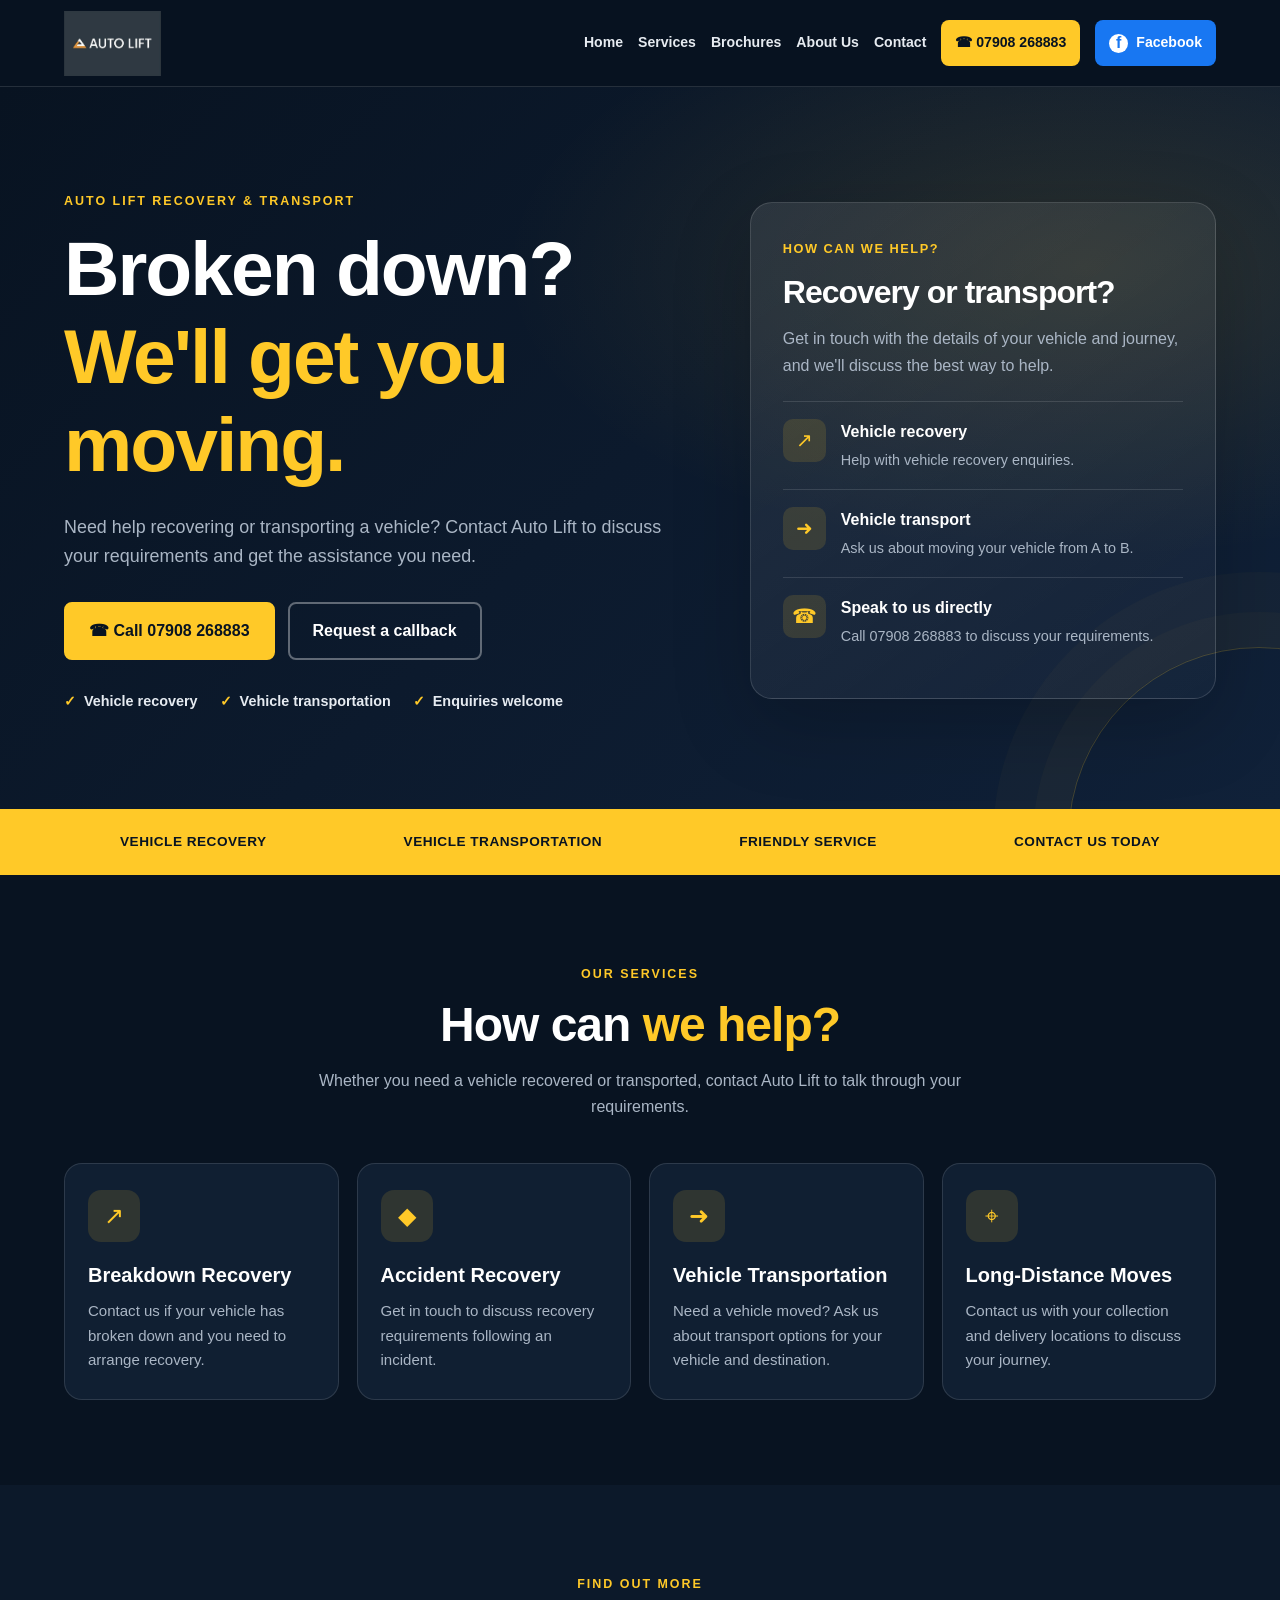
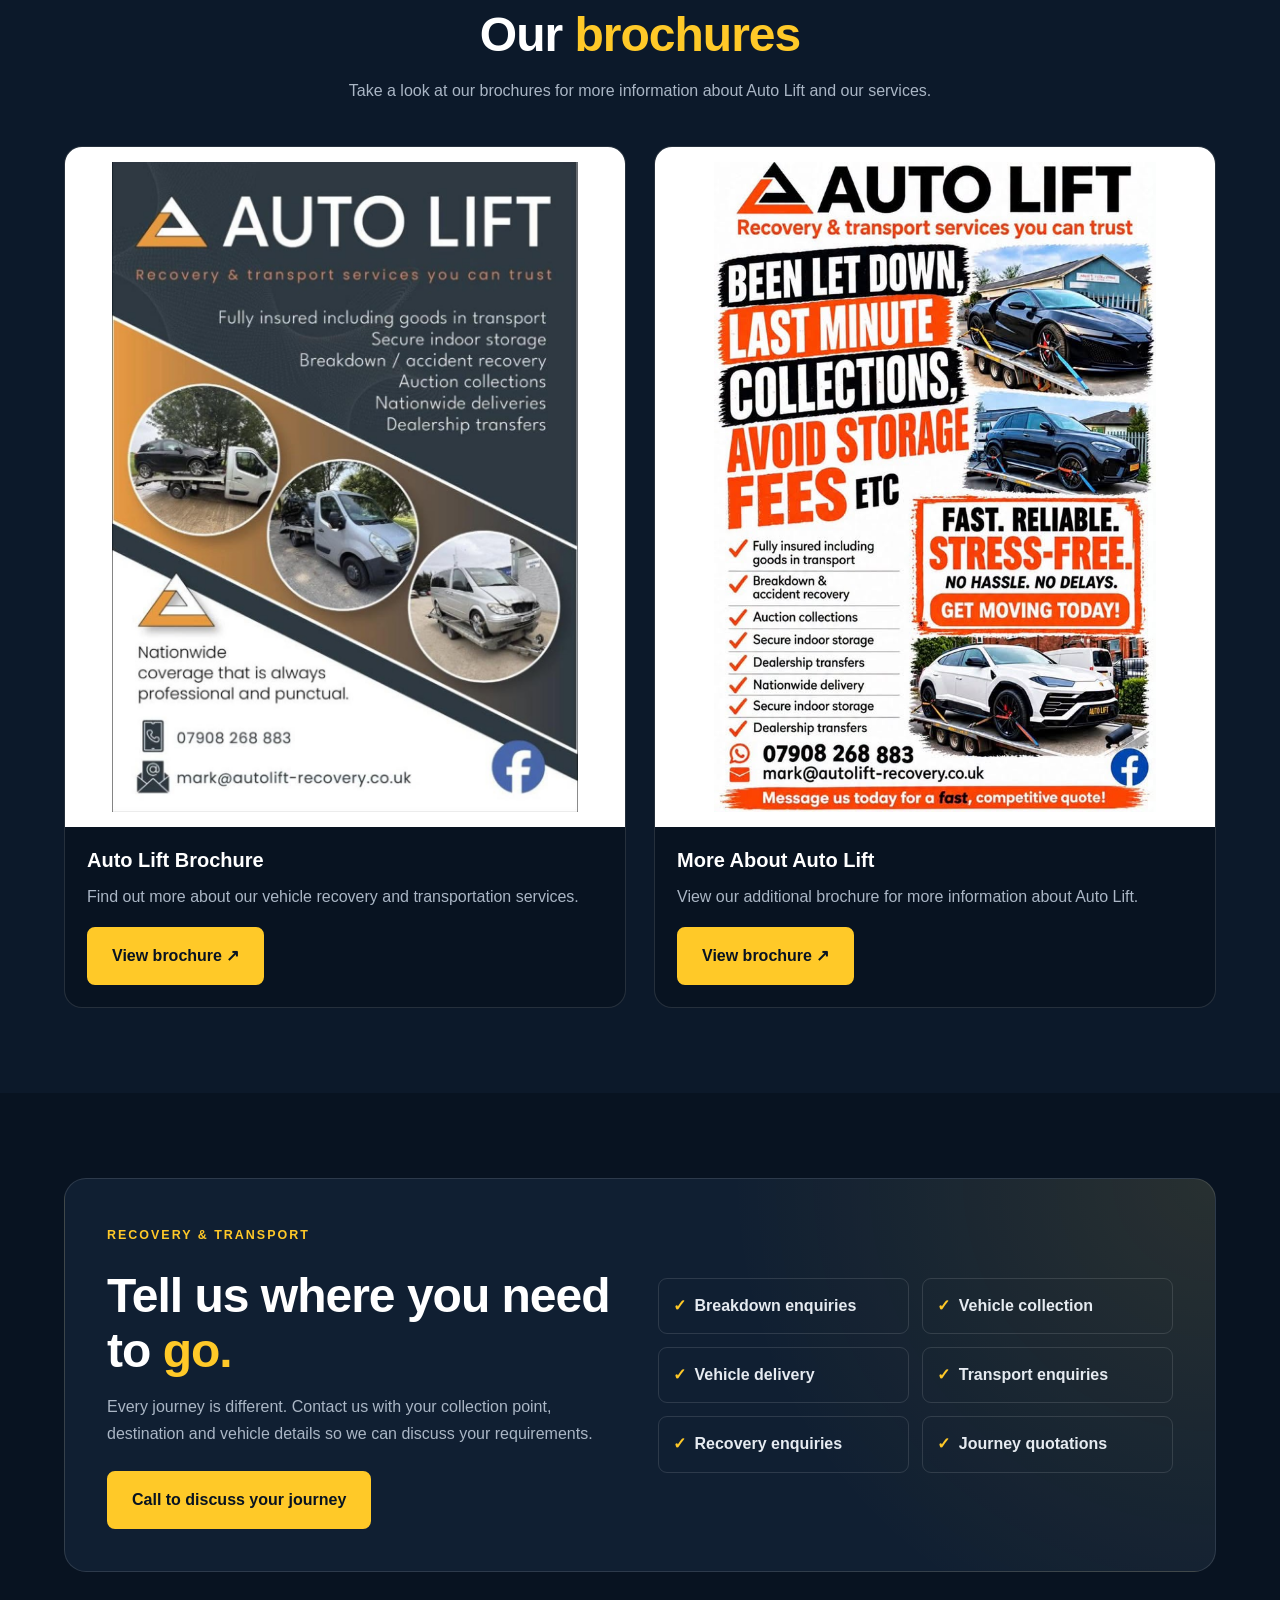
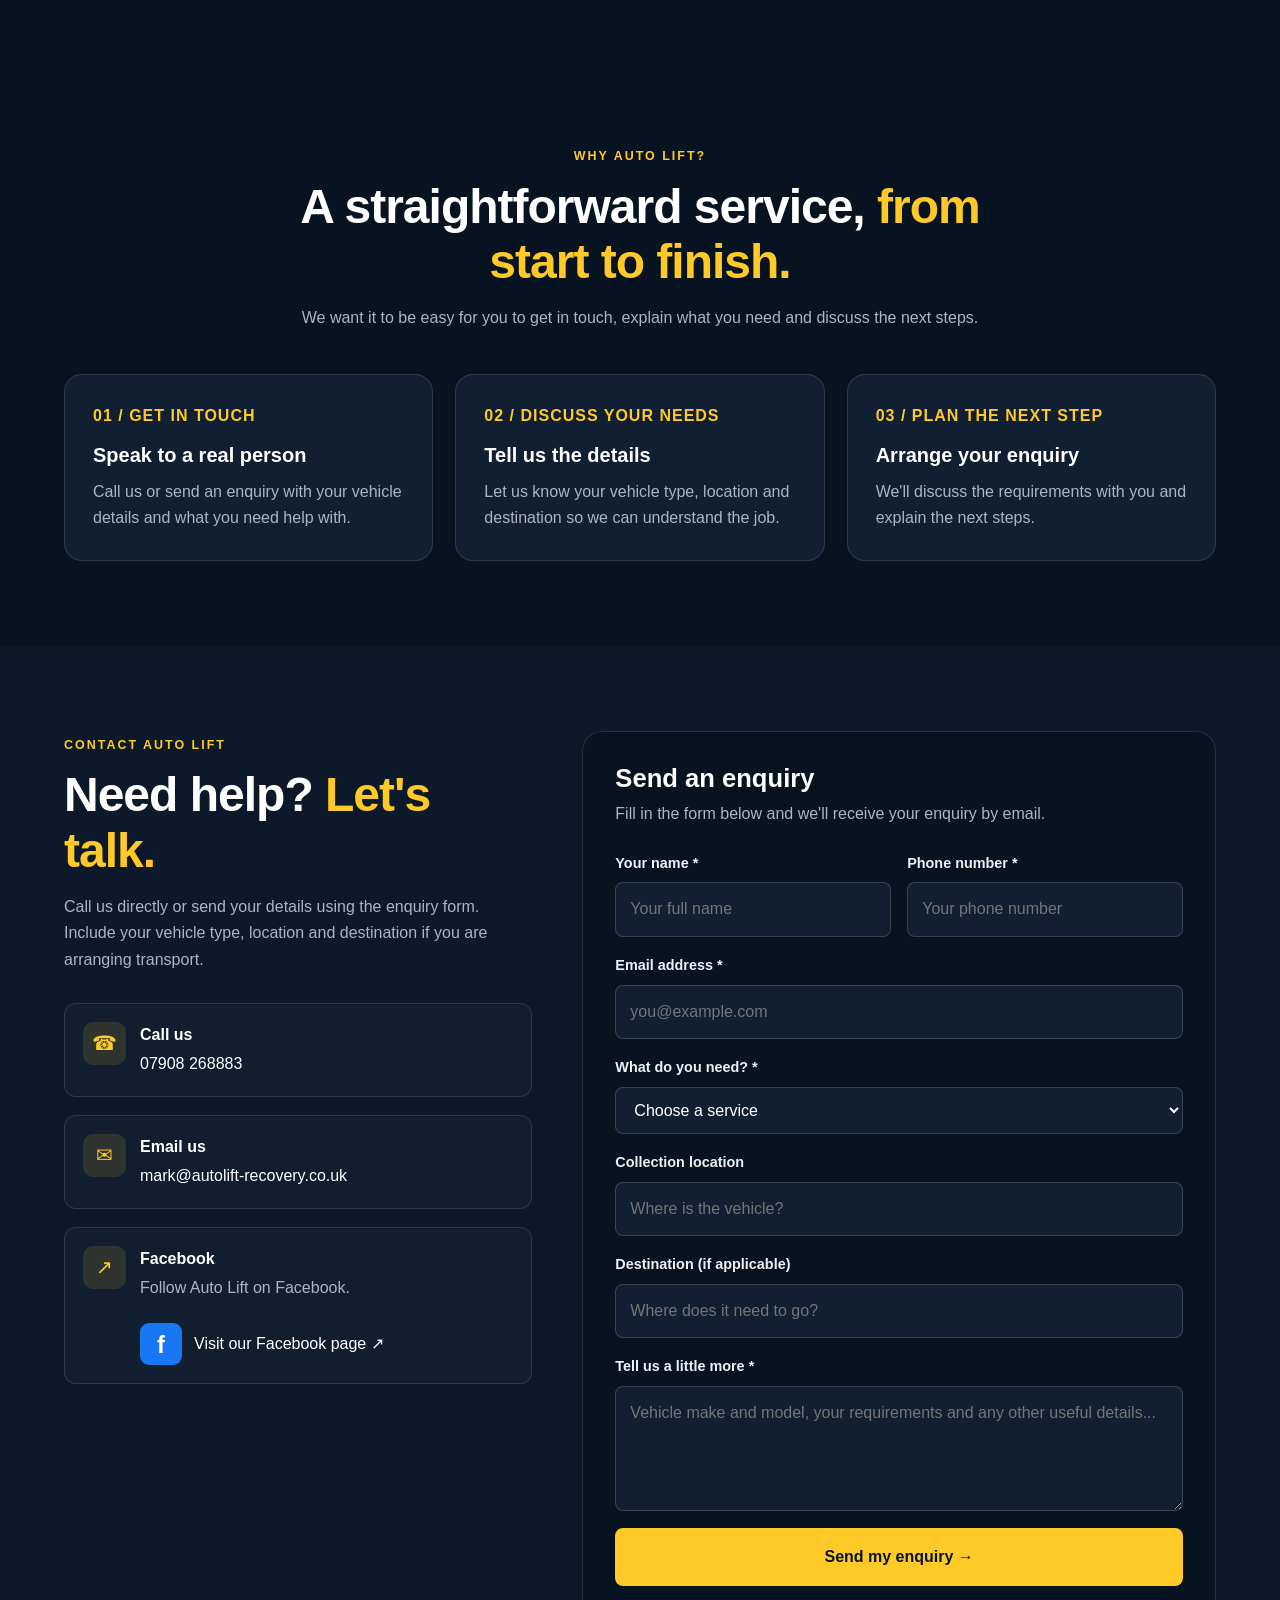
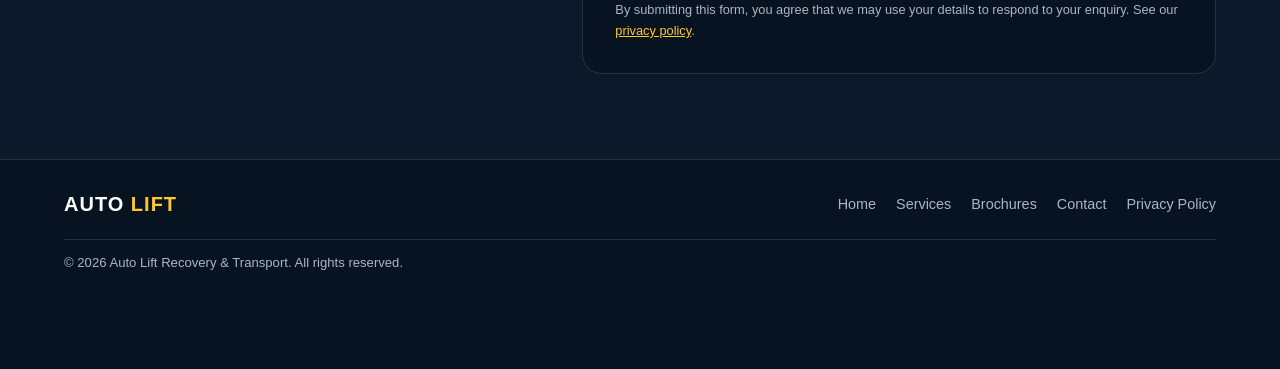
<file: index.html>
<!DOCTYPE html>
<html lang="en-GB">
<head>
  <meta charset="UTF-8">
  <meta name="viewport" content="width=device-width, initial-scale=1.0">

  <title>Auto Lift | Vehicle Recovery & Transport</title>
  <meta name="description" content="Contact Auto Lift for vehicle recovery and transportation enquiries. Call 07908 268883.">
  <meta name="theme-color" content="#081321">

  <style>
    :root {
      --navy: #081321;
      --navy-light: #101f32;
      --yellow: #ffc928;
      --white: #ffffff;
      --muted: #aab6c5;
      --border: rgba(255,255,255,0.12);
      --radius: 18px;
    }

    * {
      box-sizing: border-box;
      margin: 0;
      padding: 0;
    }

    html {
      scroll-behavior: smooth;
      scroll-padding-top: 90px;
    }

    body {
      font-family: Arial, Helvetica, sans-serif;
      background: var(--navy);
      color: var(--white);
      line-height: 1.65;
      overflow-x: hidden;
    }

    img {
      display: block;
      max-width: 100%;
    }

    a {
      color: inherit;
      text-decoration: none;
    }

    button,
    input,
    textarea,
    select {
      font: inherit;
    }

    .container {
      width: min(1160px, 90%);
      margin: 0 auto;
    }

    .section {
      padding: 85px 0;
    }

    .section-heading {
      max-width: 720px;
      margin: 0 auto 42px;
      text-align: center;
    }

    .eyebrow {
      display: inline-block;
      margin-bottom: 12px;
      color: var(--yellow);
      font-size: 0.78rem;
      font-weight: 800;
      letter-spacing: 2px;
      text-transform: uppercase;
    }

    h1, h2, h3 {
      line-height: 1.15;
      font-weight: 800;
    }

    h1 {
      font-size: clamp(2.7rem, 6vw, 5rem);
      letter-spacing: -2px;
    }

    h2 {
      font-size: clamp(2rem, 4vw, 3rem);
      letter-spacing: -1px;
      margin-bottom: 16px;
    }

    h3 {
      font-size: 1.25rem;
      margin-bottom: 12px;
    }

    p {
      color: var(--muted);
    }

    .highlight {
      color: var(--yellow);
    }

    .btn {
      display: inline-flex;
      align-items: center;
      justify-content: center;
      gap: 9px;
      min-height: 52px;
      padding: 14px 23px;
      border: 2px solid var(--yellow);
      border-radius: 8px;
      background: var(--yellow);
      color: var(--navy);
      font-weight: 800;
      transition: transform 0.2s, background 0.2s;
      cursor: pointer;
    }

    .btn:hover {
      transform: translateY(-2px);
      background: #ffda62;
    }

    .btn-outline {
      background: transparent;
      color: var(--white);
      border-color: rgba(255,255,255,0.35);
    }

    .btn-outline:hover {
      background: rgba(255,255,255,0.08);
    }

    /* HEADER */

    .site-header {
      position: sticky;
      top: 0;
      z-index: 1000;
      background: rgba(8,19,33,0.97);
      border-bottom: 1px solid var(--border);
      backdrop-filter: blur(14px);
    }

    .header-inner {
      min-height: 86px;
      display: flex;
      align-items: center;
      justify-content: space-between;
      gap: 20px;
    }

    .brand {
      display: flex;
      align-items: center;
      flex-shrink: 0;
    }

    .real-logo {
      width: 210px;
      max-width: 28vw;
      height: 65px;
      object-fit: contain;
      object-position: left center;
    }

    .main-nav {
      display: flex;
      align-items: center;
      justify-content: flex-end;
      gap: 15px;
    }

    .main-nav > a {
      font-size: 0.88rem;
      font-weight: 700;
      color: #e6ebf1;
      transition: color 0.2s;
    }

    .main-nav > a:hover {
      color: var(--yellow);
    }

    .main-nav .nav-call {
      padding: 11px 14px;
      border-radius: 8px;
      background: var(--yellow);
      color: var(--navy);
      white-space: nowrap;
    }

    .main-nav .facebook-top {
      display: inline-flex;
      align-items: center;
      justify-content: center;
      gap: 8px;
      padding: 11px 14px;
      border-radius: 8px;
      background: #1877f2;
      color: #ffffff;
      white-space: nowrap;
      font-size: 0.88rem;
      font-weight: 800;
      transition: background 0.2s, transform 0.2s;
    }

    .main-nav .facebook-top:hover {
      background: #0d65d9;
      color: #ffffff;
      transform: translateY(-2px);
    }

    .facebook-letter {
      display: inline-flex;
      align-items: center;
      justify-content: center;
      width: 19px;
      height: 19px;
      border-radius: 50%;
      background: #ffffff;
      color: #1877f2;
      font-family: Arial, sans-serif;
      font-weight: 900;
      font-size: 1rem;
    }

    /* HERO */

    .hero {
      position: relative;
      padding: 100px 0 95px;
      overflow: hidden;
      background:
        radial-gradient(ellipse at 85% 25%, rgba(255,201,40,0.12), transparent 38%),
        linear-gradient(135deg, #081321 0%, #102139 100%);
    }

    .hero::after {
      content: "";
      position: absolute;
      width: 380px;
      height: 380px;
      right: -170px;
      bottom: -220px;
      border: 1px solid rgba(255,201,40,0.22);
      border-radius: 50%;
      box-shadow:
        0 0 0 35px rgba(255,201,40,0.025),
        0 0 0 75px rgba(255,201,40,0.025);
      pointer-events: none;
    }

    .hero-grid {
      display: grid;
      grid-template-columns: 1.15fr 0.85fr;
      align-items: center;
      gap: 55px;
      position: relative;
      z-index: 1;
    }

    .hero h1 {
      max-width: 760px;
      margin-bottom: 24px;
    }

    .hero-copy {
      max-width: 610px;
      margin-bottom: 30px;
      font-size: 1.12rem;
    }

    .hero-buttons {
      display: flex;
      flex-wrap: wrap;
      gap: 13px;
      margin-bottom: 30px;
    }

    .hero-points {
      display: flex;
      flex-wrap: wrap;
      gap: 12px 22px;
      color: #e6ebf1;
      font-size: 0.9rem;
      font-weight: 700;
    }

    .hero-points span::before {
      content: "✓";
      color: var(--yellow);
      margin-right: 8px;
      font-weight: 900;
    }

    .hero-card {
      padding: 32px;
      border: 1px solid rgba(255,255,255,0.14);
      border-radius: 22px;
      background: linear-gradient(145deg, rgba(255,255,255,0.09), rgba(255,255,255,0.025));
      box-shadow: 0 25px 80px rgba(0,0,0,0.2);
    }

    .hero-card-label {
      color: var(--yellow);
      font-size: 0.8rem;
      font-weight: 800;
      letter-spacing: 1.5px;
      text-transform: uppercase;
    }

    .hero-card h2 {
      margin-top: 12px;
      font-size: 2rem;
    }

    .hero-card p {
      margin-bottom: 22px;
    }

    .hero-card-item {
      display: flex;
      gap: 15px;
      padding: 17px 0;
      border-top: 1px solid var(--border);
    }

    .hero-card-icon {
      display: grid;
      place-items: center;
      flex: 0 0 43px;
      height: 43px;
      border-radius: 10px;
      background: rgba(255,201,40,0.13);
      color: var(--yellow);
      font-size: 1.25rem;
    }

    .hero-card-item strong {
      display: block;
      margin-bottom: 3px;
    }

    .hero-card-item p {
      margin: 0;
      font-size: 0.9rem;
    }

    /* TRUST STRIP */

    .trust-strip {
      padding: 22px 0;
      background: var(--yellow);
      color: var(--navy);
    }

    .trust-inner {
      display: flex;
      align-items: center;
      justify-content: space-around;
      flex-wrap: wrap;
      gap: 15px 25px;
      text-align: center;
      font-weight: 900;
      text-transform: uppercase;
      letter-spacing: 0.5px;
      font-size: 0.85rem;
    }

    /* SERVICES */

    .services-grid {
      display: grid;
      grid-template-columns: repeat(4, minmax(0, 1fr));
      gap: 18px;
    }

    .service-card {
      padding: 26px 23px;
      border: 1px solid var(--border);
      border-radius: var(--radius);
      background: var(--navy-light);
      transition: transform 0.2s, border-color 0.2s;
    }

    .service-card:hover {
      transform: translateY(-5px);
      border-color: var(--yellow);
    }

    .service-icon {
      display: grid;
      place-items: center;
      width: 52px;
      height: 52px;
      margin-bottom: 22px;
      border-radius: 13px;
      background: rgba(255,201,40,0.13);
      color: var(--yellow);
      font-size: 1.5rem;
    }

    .service-card p {
      font-size: 0.94rem;
    }

    /* BROCHURES */

    .brochures-section {
      background: #0c192a;
    }

    .brochures-grid {
      display: grid;
      grid-template-columns: repeat(2, minmax(0, 1fr));
      gap: 28px;
      align-items: start;
    }

    .brochure-card {
      overflow: hidden;
      border: 1px solid var(--border);
      border-radius: var(--radius);
      background: var(--navy);
    }

    .brochure-image-wrap {
      padding: 15px;
      background: #ffffff;
    }

    .brochure-image {
      width: 100%;
      height: auto;
      max-height: 650px;
      object-fit: contain;
      object-position: top center;
    }

    .brochure-content {
      padding: 22px;
    }

    .brochure-content p {
      margin-bottom: 16px;
    }

    /* COVERAGE */

    .coverage-panel {
      display: grid;
      grid-template-columns: 1fr 1fr;
      gap: 35px;
      align-items: center;
      padding: 42px;
      border: 1px solid var(--border);
      border-radius: 22px;
      background:
        radial-gradient(circle at 100% 0%, rgba(255,201,40,0.10), transparent 40%),
        var(--navy-light);
    }

    .coverage-panel h2 {
      margin-top: 10px;
    }

    .coverage-list {
      display: grid;
      grid-template-columns: repeat(2, minmax(0, 1fr));
      gap: 13px;
      list-style: none;
    }

    .coverage-list li {
      padding: 14px;
      border: 1px solid var(--border);
      border-radius: 9px;
      color: #e6ebf1;
      font-weight: 700;
    }

    .coverage-list li::before {
      content: "✓";
      color: var(--yellow);
      margin-right: 9px;
    }

    /* ABOUT */

    .why-grid {
      display: grid;
      grid-template-columns: repeat(3, minmax(0, 1fr));
      gap: 22px;
    }

    .why-card {
      padding: 28px;
      border-radius: var(--radius);
      border: 1px solid var(--border);
      background: var(--navy-light);
    }

    .why-card .number {
      display: block;
      margin-bottom: 15px;
      color: var(--yellow);
      font-size: 1rem;
      font-weight: 900;
      letter-spacing: 1px;
    }

    /* CONTACT */

    .contact-section {
      background: #0c192a;
    }

    .contact-grid {
      display: grid;
      grid-template-columns: 0.85fr 1.15fr;
      gap: 50px;
      align-items: start;
    }

    .contact-details {
      display: grid;
      gap: 18px;
      margin-top: 30px;
    }

    .contact-detail {
      display: flex;
      gap: 14px;
      align-items: flex-start;
      padding: 18px;
      border: 1px solid var(--border);
      border-radius: 12px;
      background: rgba(255,255,255,0.025);
    }

    .contact-detail strong {
      display: block;
      margin-bottom: 3px;
    }

    .contact-detail p,
    .contact-detail a {
      overflow-wrap: anywhere;
    }

    .contact-detail a:hover {
      color: var(--yellow);
    }

    .contact-form {
      padding: 32px;
      border: 1px solid var(--border);
      border-radius: 20px;
      background: var(--navy);
    }

    .contact-form h3 {
      margin-bottom: 8px;
      font-size: 1.6rem;
    }

    .form-intro {
      margin-bottom: 24px;
    }

    .form-row {
      display: grid;
      grid-template-columns: 1fr 1fr;
      gap: 16px;
    }

    .form-group {
      margin-bottom: 17px;
    }

    .form-group label {
      display: block;
      margin-bottom: 7px;
      color: #edf1f6;
      font-size: 0.9rem;
      font-weight: 700;
    }

    .form-group input,
    .form-group textarea,
    .form-group select {
      display: block;
      width: 100%;
      padding: 13px 14px;
      border: 1px solid rgba(255,255,255,0.17);
      border-radius: 8px;
      background: #101f32;
      color: var(--white);
      outline: none;
    }

    .form-group input:focus,
    .form-group textarea:focus,
    .form-group select:focus {
      border-color: var(--yellow);
    }

    .form-group textarea {
      min-height: 125px;
      resize: vertical;
    }

    .contact-form .btn {
      width: 100%;
    }

    .privacy-note {
      margin-top: 13px;
      font-size: 0.8rem;
    }

    .privacy-note a {
      color: var(--yellow);
      text-decoration: underline;
    }

    /* FACEBOOK AND FOOTER */

    .social-row {
      display: flex;
      align-items: center;
      gap: 12px;
      margin-top: 22px;
    }

    .facebook-link {
      display: inline-flex;
      align-items: center;
      justify-content: center;
      width: 42px;
      height: 42px;
      border-radius: 9px;
      background: #1877f2;
      color: white;
      font-size: 1.5rem;
      font-weight: 900;
    }

    .facebook-link:hover {
      background: #0d65d9;
    }

    .site-footer {
      padding: 28px 0 95px;
      border-top: 1px solid var(--border);
    }

    .footer-inner {
      display: flex;
      align-items: center;
      justify-content: space-between;
      flex-wrap: wrap;
      gap: 18px;
    }

    .footer-brand {
      font-size: 1.25rem;
      font-weight: 900;
      letter-spacing: 1px;
    }

    .footer-brand span {
      color: var(--yellow);
    }

    .footer-links {
      display: flex;
      flex-wrap: wrap;
      gap: 20px;
    }

    .footer-links a {
      color: var(--muted);
      font-size: 0.9rem;
    }

    .footer-links a:hover {
      color: var(--yellow);
    }

    .copyright {
      width: 100%;
      padding-top: 12px;
      border-top: 1px solid var(--border);
      font-size: 0.82rem;
    }

    .mobile-call-bar {
      display: none;
    }

    /* RESPONSIVE */

    @media (max-width: 1100px) {
      .header-inner {
        gap: 12px;
      }

      .real-logo {
        width: 175px;
      }

      .main-nav {
        gap: 10px;
      }

      .main-nav > a {
        font-size: 0.8rem;
      }

      .main-nav .nav-call,
      .main-nav .facebook-top {
        padding: 10px;
      }

      .services-grid {
        grid-template-columns: repeat(2, minmax(0, 1fr));
      }
    }

    @media (max-width: 760px) {
      html {
        scroll-padding-top: 75px;
      }

      .section {
        padding: 65px 0;
      }

      .header-inner {
        min-height: 74px;
      }

      .real-logo {
        width: 155px;
        max-width: 40vw;
        height: 54px;
      }

      .main-nav {
        gap: 7px;
      }

      .main-nav > a:not(.nav-call):not(.facebook-top) {
        display: none;
      }

      .main-nav .nav-call,
      .main-nav .facebook-top {
        padding: 9px 10px;
        font-size: 0.78rem;
      }

      .facebook-letter {
        width: 17px;
        height: 17px;
      }

      .hero {
        padding: 70px 0 65px;
      }

      .hero-grid,
      .coverage-panel,
      .contact-grid {
        grid-template-columns: 1fr;
      }

      .hero-grid {
        gap: 30px;
      }

      .hero-card {
        padding: 25px;
      }

      .hero h1 {
        letter-spacing: -1px;
      }

      .trust-inner {
        justify-content: center;
      }

      .brochures-grid,
      .why-grid {
        grid-template-columns: 1fr;
      }

      .coverage-panel {
        padding: 26px;
      }

      .contact-grid {
        gap: 30px;
      }

      .contact-form {
        padding: 23px;
      }

      .footer-inner {
        align-items: flex-start;
        flex-direction: column;
      }

      .mobile-call-bar {
        display: block;
        position: fixed;
        z-index: 1100;
        bottom: 0;
        left: 0;
        right: 0;
        padding: 10px 5%;
        background: rgba(8,19,33,0.97);
        border-top: 1px solid var(--border);
      }

      .mobile-call-bar .btn {
        width: 100%;
        min-height: 48px;
      }

      .site-footer {
        padding-bottom: 95px;
      }
    }

    @media (max-width: 480px) {
      .container {
        width: 91%;
      }

      h1 {
        font-size: 2.65rem;
      }

      .hero-buttons {
        flex-direction: column;
      }

      .hero-buttons .btn {
        width: 100%;
      }

      .services-grid,
      .coverage-list,
      .form-row {
        grid-template-columns: 1fr;
      }

      .service-card {
        padding: 23px;
      }

      .trust-inner {
        font-size: 0.76rem;
      }
    }
  </style>
</head>

<body>

  <!-- HEADER -->
  <header class="site-header">
    <div class="container header-inner">

      <a class="brand" href="#home" aria-label="Auto Lift home">
        <img
          class="real-logo"
          src="assets/auto%20lift%20logo.jpg"
          alt="Auto Lift Recovery and Transport"
        >
      </a>

      <nav class="main-nav" aria-label="Main navigation">
        <a href="#home">Home</a>
        <a href="#services">Services</a>
        <a href="#brochures">Brochures</a>
        <a href="#about">About Us</a>
        <a href="#contact">Contact</a>

        <a class="nav-call" href="tel:+447908268883">
          ☎ 07908 268883
        </a>

        <a
          class="facebook-top"
          href="https://www.facebook.com/p/Auto-Lift-Recovery-Transport-Services-61580499021433/"
          target="_blank"
          rel="noopener noreferrer"
          aria-label="Visit Auto Lift on Facebook"
        >
          <span class="facebook-letter" aria-hidden="true">f</span>
          Facebook
        </a>
      </nav>

    </div>
  </header>

  <main>

    <!-- HERO -->
    <section class="hero" id="home">
      <div class="container hero-grid">

        <div>
          <span class="eyebrow">Auto Lift Recovery & Transport</span>

          <h1>
            Broken down?<br>
            <span class="highlight">We'll get you moving.</span>
          </h1>

          <p class="hero-copy">
            Need help recovering or transporting a vehicle?
            Contact Auto Lift to discuss your requirements and get
            the assistance you need.
          </p>

          <div class="hero-buttons">
            <a class="btn" href="tel:+447908268883">
              ☎ Call 07908 268883
            </a>

            <a class="btn btn-outline" href="#contact">
              Request a callback
            </a>
          </div>

          <div class="hero-points">
            <span>Vehicle recovery</span>
            <span>Vehicle transportation</span>
            <span>Enquiries welcome</span>
          </div>
        </div>

        <div class="hero-card">
          <span class="hero-card-label">How can we help?</span>

          <h2>Recovery or transport?</h2>

          <p>
            Get in touch with the details of your vehicle and
            journey, and we'll discuss the best way to help.
          </p>

          <div class="hero-card-item">
            <div class="hero-card-icon" aria-hidden="true">↗</div>
            <div>
              <strong>Vehicle recovery</strong>
              <p>Help with vehicle recovery enquiries.</p>
            </div>
          </div>

          <div class="hero-card-item">
            <div class="hero-card-icon" aria-hidden="true">➜</div>
            <div>
              <strong>Vehicle transport</strong>
              <p>Ask us about moving your vehicle from A to B.</p>
            </div>
          </div>

          <div class="hero-card-item">
            <div class="hero-card-icon" aria-hidden="true">☎</div>
            <div>
              <strong>Speak to us directly</strong>
              <p>Call 07908 268883 to discuss your requirements.</p>
            </div>
          </div>
        </div>

      </div>
    </section>

    <!-- TRUST STRIP -->
    <div class="trust-strip">
      <div class="container trust-inner">
        <span>Vehicle Recovery</span>
        <span>Vehicle Transportation</span>
        <span>Friendly Service</span>
        <span>Contact Us Today</span>
      </div>
    </div>

    <!-- SERVICES -->
    <section class="section" id="services">
      <div class="container">

        <div class="section-heading">
          <span class="eyebrow">Our Services</span>
          <h2>How can <span class="highlight">we help?</span></h2>
          <p>
            Whether you need a vehicle recovered or transported,
            contact Auto Lift to talk through your requirements.
          </p>
        </div>

        <div class="services-grid">

          <article class="service-card">
            <div class="service-icon" aria-hidden="true">↗</div>
            <h3>Breakdown Recovery</h3>
            <p>
              Contact us if your vehicle has broken down and you
              need to arrange recovery.
            </p>
          </article>

          <article class="service-card">
            <div class="service-icon" aria-hidden="true">◆</div>
            <h3>Accident Recovery</h3>
            <p>
              Get in touch to discuss recovery requirements
              following an incident.
            </p>
          </article>

          <article class="service-card">
            <div class="service-icon" aria-hidden="true">➜</div>
            <h3>Vehicle Transportation</h3>
            <p>
              Need a vehicle moved? Ask us about transport options
              for your vehicle and destination.
            </p>
          </article>

          <article class="service-card">
            <div class="service-icon" aria-hidden="true">⌖</div>
            <h3>Long-Distance Moves</h3>
            <p>
              Contact us with your collection and delivery
              locations to discuss your journey.
            </p>
          </article>

        </div>
      </div>
    </section>

    <!-- BROCHURES -->
    <section class="section brochures-section" id="brochures">
      <div class="container">

        <div class="section-heading">
          <span class="eyebrow">Find Out More</span>
          <h2>Our <span class="highlight">brochures</span></h2>
          <p>
            Take a look at our brochures for more information
            about Auto Lift and our services.
          </p>
        </div>

        <div class="brochures-grid">

          <article class="brochure-card">
            <div class="brochure-image-wrap">
              <img
                class="brochure-image"
                src="assets/auto%20lift%20brochure.jpg"
                alt="Auto Lift vehicle recovery brochure"
                loading="lazy"
              >
            </div>

            <div class="brochure-content">
              <h3>Auto Lift Brochure</h3>
              <p>
                Find out more about our vehicle recovery and
                transportation services.
              </p>
              <a
                class="btn"
                href="assets/auto%20lift%20brochure.jpg"
                target="_blank"
                rel="noopener noreferrer"
              >
                View brochure ↗
              </a>
            </div>
          </article>

          <article class="brochure-card">
            <div class="brochure-image-wrap">
              <img
                class="brochure-image"
                src="assets/auto%20lift%20brohure%202.jpg"
                alt="Auto Lift additional services brochure"
                loading="lazy"
              >
            </div>

            <div class="brochure-content">
              <h3>More About Auto Lift</h3>
              <p>
                View our additional brochure for more information
                about Auto Lift.
              </p>
              <a
                class="btn"
                href="assets/auto%20lift%20brohure%202.jpg"
                target="_blank"
                rel="noopener noreferrer"
              >
                View brochure ↗
              </a>
            </div>
          </article>

        </div>
      </div>
    </section>

    <!-- COVERAGE -->
    <section class="section" id="coverage">
      <div class="container">

        <div class="coverage-panel">
          <div>
            <span class="eyebrow">Recovery & Transport</span>
            <h2>Tell us where you need to <span class="highlight">go.</span></h2>
            <p>
              Every journey is different. Contact us with your
              collection point, destination and vehicle details
              so we can discuss your requirements.
            </p>

            <div style="margin-top: 24px;">
              <a class="btn" href="tel:+447908268883">
                Call to discuss your journey
              </a>
            </div>
          </div>

          <ul class="coverage-list">
            <li>Breakdown enquiries</li>
            <li>Vehicle collection</li>
            <li>Vehicle delivery</li>
            <li>Transport enquiries</li>
            <li>Recovery enquiries</li>
            <li>Journey quotations</li>
          </ul>
        </div>

      </div>
    </section>

    <!-- ABOUT -->
    <section class="section" id="about">
      <div class="container">

        <div class="section-heading">
          <span class="eyebrow">Why Auto Lift?</span>
          <h2>A straightforward service, <span class="highlight">from start to finish.</span></h2>
          <p>
            We want it to be easy for you to get in touch,
            explain what you need and discuss the next steps.
          </p>
        </div>

        <div class="why-grid">

          <article class="why-card">
            <span class="number">01 / GET IN TOUCH</span>
            <h3>Speak to a real person</h3>
            <p>
              Call us or send an enquiry with your vehicle details
              and what you need help with.
            </p>
          </article>

          <article class="why-card">
            <span class="number">02 / DISCUSS YOUR NEEDS</span>
            <h3>Tell us the details</h3>
            <p>
              Let us know your vehicle type, location and
              destination so we can understand the job.
            </p>
          </article>

          <article class="why-card">
            <span class="number">03 / PLAN THE NEXT STEP</span>
            <h3>Arrange your enquiry</h3>
            <p>
              We'll discuss the requirements with you and
              explain the next steps.
            </p>
          </article>

        </div>
      </div>
    </section>

    <!-- CONTACT -->
    <section class="section contact-section" id="contact">
      <div class="container contact-grid">

        <div>
          <span class="eyebrow">Contact Auto Lift</span>
          <h2>Need help? <span class="highlight">Let's talk.</span></h2>

          <p>
            Call us directly or send your details using the
            enquiry form. Include your vehicle type, location
            and destination if you are arranging transport.
          </p>

          <div class="contact-details">

            <div class="contact-detail">
              <div class="hero-card-icon" aria-hidden="true">☎</div>
              <div>
                <strong>Call us</strong>
                <a href="tel:+447908268883">07908 268883</a>
              </div>
            </div>

            <div class="contact-detail">
              <div class="hero-card-icon" aria-hidden="true">✉</div>
              <div>
                <strong>Email us</strong>
                <a href="mailto:mark@autolift-recovery.co.uk">
                  mark@autolift-recovery.co.uk
                </a>
              </div>
            </div>

            <div class="contact-detail">
              <div class="hero-card-icon" aria-hidden="true">↗</div>
              <div>
                <strong>Facebook</strong>
                <p>Follow Auto Lift on Facebook.</p>

                <div class="social-row">
                  <a
                    class="facebook-link"
                    href="https://www.facebook.com/p/Auto-Lift-Recovery-Transport-Services-61580499021433/"
                    target="_blank"
                    rel="noopener noreferrer"
                    aria-label="Auto Lift on Facebook"
                  >f</a>

                  <a
                    href="https://www.facebook.com/p/Auto-Lift-Recovery-Transport-Services-61580499021433/"
                    target="_blank"
                    rel="noopener noreferrer"
                  >Visit our Facebook page ↗</a>
                </div>
              </div>
            </div>

          </div>
        </div>

        <form
          class="contact-form"
          action="https://formsubmit.co/mark@autolift-recovery.co.uk"
          method="POST"
        >
          <h3>Send an enquiry</h3>
          <p class="form-intro">
            Fill in the form below and we'll receive your enquiry by email.
          </p>

          <input type="hidden" name="_subject" value="New enquiry from the Auto Lift website">
          <input type="hidden" name="_template" value="table">
          <input type="hidden" name="_captcha" value="true">

          <div class="form-row">
            <div class="form-group">
              <label for="name">Your name *</label>
              <input
                id="name"
                name="Name"
                type="text"
                autocomplete="name"
                placeholder="Your full name"
                required
              >
            </div>

            <div class="form-group">
              <label for="phone">Phone number *</label>
              <input
                id="phone"
                name="Phone"
                type="tel"
                autocomplete="tel"
                placeholder="Your phone number"
                required
              >
            </div>
          </div>

          <div class="form-group">
            <label for="email">Email address *</label>
            <input
              id="email"
              name="Email"
              type="email"
              autocomplete="email"
              placeholder="you@example.com"
              required
            >
          </div>

          <div class="form-group">
            <label for="service">What do you need? *</label>
            <select id="service" name="Service required" required>
              <option value="">Choose a service</option>
              <option value="Breakdown recovery">Breakdown recovery</option>
              <option value="Accident recovery">Accident recovery</option>
              <option value="Vehicle transportation">Vehicle transportation</option>
              <option value="Long-distance transport">Long-distance transport</option>
              <option value="Other enquiry">Other enquiry</option>
            </select>
          </div>

          <div class="form-group">
            <label for="location">Collection location</label>
            <input
              id="location"
              name="Collection location"
              type="text"
              placeholder="Where is the vehicle?"
            >
          </div>

          <div class="form-group">
            <label for="destination">Destination (if applicable)</label>
            <input
              id="destination"
              name="Destination"
              type="text"
              placeholder="Where does it need to go?"
            >
          </div>

          <div class="form-group">
            <label for="message">Tell us a little more *</label>
            <textarea
              id="message"
              name="Message"
              placeholder="Vehicle make and model, your requirements and any other useful details..."
              required
            ></textarea>
          </div>

          <button class="btn" type="submit">Send my enquiry →</button>

          <p class="privacy-note">
            By submitting this form, you agree that we may use
            your details to respond to your enquiry.
            See our <a href="privacy.html">privacy policy</a>.
          </p>
        </form>

      </div>
    </section>

  </main>

  <!-- FOOTER -->
  <footer class="site-footer">
    <div class="container footer-inner">

      <a class="footer-brand" href="#home">
        AUTO <span>LIFT</span>
      </a>

      <div class="footer-links">
        <a href="#home">Home</a>
        <a href="#services">Services</a>
        <a href="#brochures">Brochures</a>
        <a href="#contact">Contact</a>
        <a href="privacy.html">Privacy Policy</a>
      </div>

      <p class="copyright">
        © <span id="current-year"></span> Auto Lift Recovery & Transport.
        All rights reserved.
      </p>

    </div>
  </footer>

  <!-- MOBILE CALL BUTTON -->
  <div class="mobile-call-bar">
    <a class="btn" href="tel:+447908268883">
      ☎ Call Auto Lift — 07908 268883
    </a>
  </div>

  <script>
    document.getElementById("current-year").textContent =
      new Date().getFullYear();
  </script>

</body>
</html>
</file>
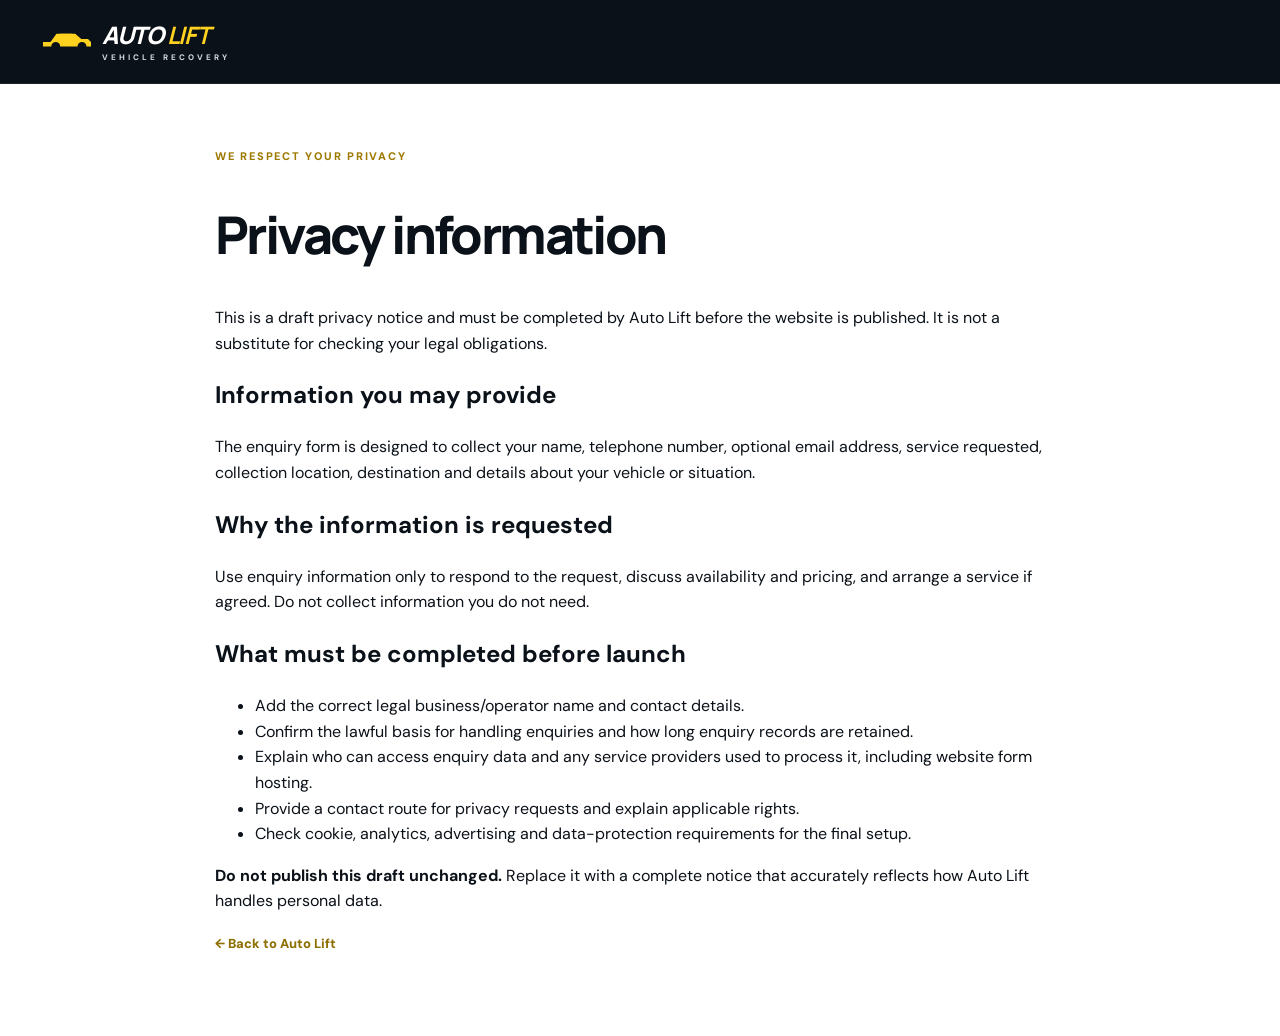
<file: privacy.html>
<!doctype html><html lang="en-GB"><head><meta charset="utf-8"><meta name="viewport" content="width=device-width,initial-scale=1"><meta name="robots" content="noindex"><title>Privacy information | Auto Lift</title><link rel="stylesheet" href="styles.css"></head><body><header class="site-header"><a class="brand" href="index.html"><span class="brand-mark" aria-hidden="true"><svg viewBox="0 0 72 36"><path d="M4 24h10l8-11h25l8 7h9l4 4v6h-6a6 6 0 0 0-12 0H27a6 6 0 0 0-12 0H4z"/><path d="M27 13l-5 11h22l-1-11z"/></svg></span><span class="brand-word">AUTO <b>LIFT</b><small>VEHICLE RECOVERY</small></span></a></header><main class="wrap" style="padding-top:65px;padding-bottom:80px;max-width:850px"><p class="eyebrow eyebrow-dark">WE RESPECT YOUR PRIVACY</p><h1 style="font:800 clamp(36px,5vw,52px) Manrope,sans-serif;letter-spacing:-.05em">Privacy information</h1><p>This is a draft privacy notice and must be completed by Auto Lift before the website is published. It is not a substitute for checking your legal obligations.</p><h2>Information you may provide</h2><p>The enquiry form is designed to collect your name, telephone number, optional email address, service requested, collection location, destination and details about your vehicle or situation.</p><h2>Why the information is requested</h2><p>Use enquiry information only to respond to the request, discuss availability and pricing, and arrange a service if agreed. Do not collect information you do not need.</p><h2>What must be completed before launch</h2><ul><li>Add the correct legal business/operator name and contact details.</li><li>Confirm the lawful basis for handling enquiries and how long enquiry records are retained.</li><li>Explain who can access enquiry data and any service providers used to process it, including website form hosting.</li><li>Provide a contact route for privacy requests and explain applicable rights.</li><li>Check cookie, analytics, advertising and data-protection requirements for the final setup.</li></ul><p><strong>Do not publish this draft unchanged.</strong> Replace it with a complete notice that accurately reflects how Auto Lift handles personal data.</p><a class="text-link" href="index.html">← Back to Auto Lift</a></main></body></html>
</file>
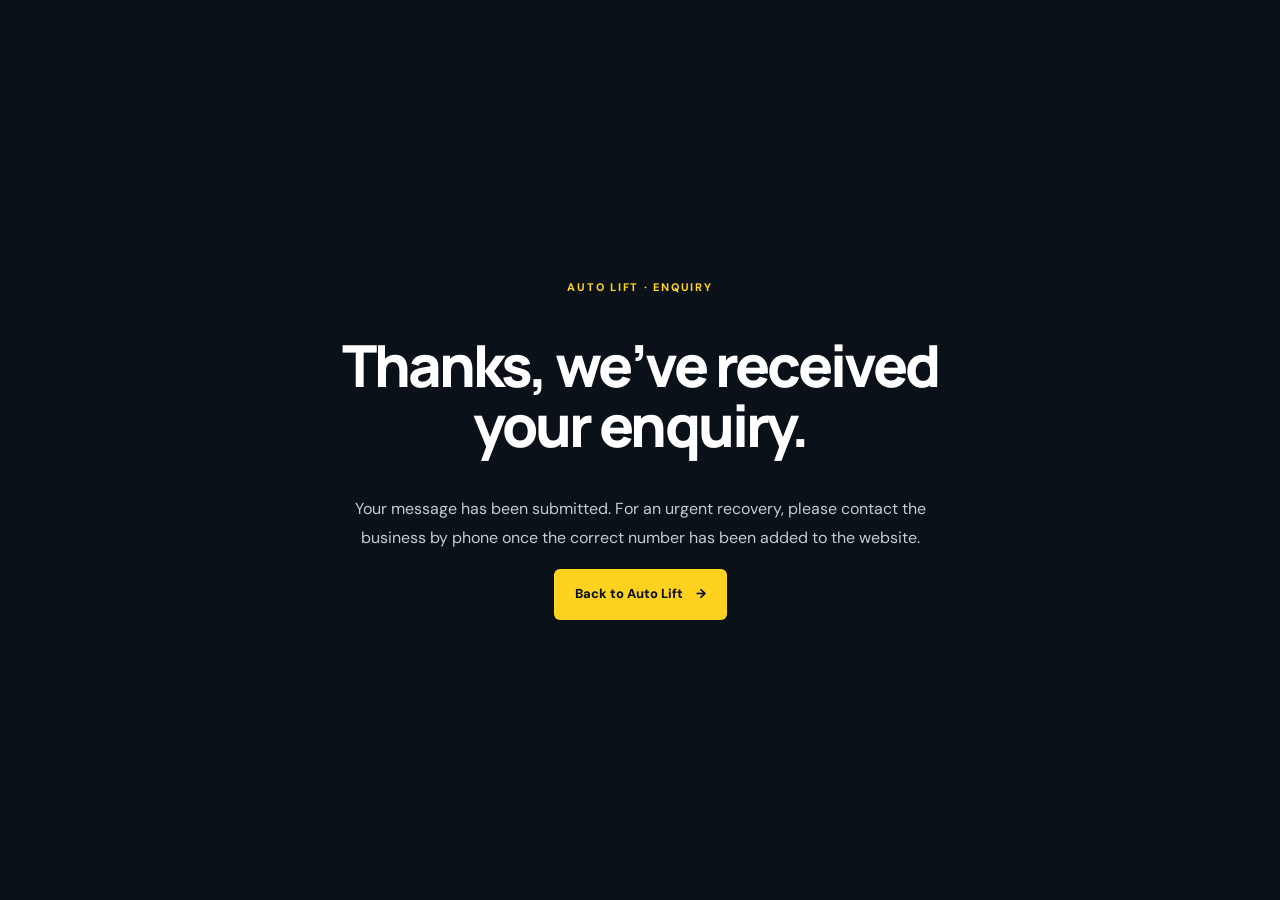
<file: thank-you.html>
<!doctype html><html lang="en-GB"><head><meta charset="utf-8"><meta name="viewport" content="width=device-width,initial-scale=1"><meta name="robots" content="noindex"><title>Enquiry received | Auto Lift</title><link rel="stylesheet" href="styles.css"></head><body style="background:#0b1118;color:#fff;min-height:100vh;display:grid;place-items:center;padding:24px"><main style="max-width:620px;text-align:center"><p class="eyebrow">AUTO LIFT · ENQUIRY</p><h1 style="font:800 clamp(38px,7vw,58px) Manrope,Arial,sans-serif;line-height:1.05;letter-spacing:-.05em">Thanks, we’ve received your enquiry.</h1><p style="color:#c3ccd4;line-height:1.8">Your message has been submitted. For an urgent recovery, please contact the business by phone once the correct number has been added to the website.</p><a class="btn btn-yellow" href="/">Back to Auto Lift <span>→</span></a></main></body></html>
</file>
<file: styles.css>
@import url('https://fonts.googleapis.com/css2?family=DM+Sans:wght@400;500;600;700&family=Manrope:wght@400;500;600;700;800&display=swap');
:root{--ink:#0b1118;--ink2:#111b25;--muted:#66717c;--yellow:#ffd21f;--yellow2:#f4bd00;--paper:#f7f8f9;--line:#e1e5e8;--white:#fff;--max:1200px}*{box-sizing:border-box}html{scroll-behavior:smooth;scroll-padding-top:90px}body{margin:0;background:#fff;color:var(--ink);font-family:'DM Sans',Arial,sans-serif;line-height:1.6}a{color:inherit;text-decoration:none}button,input,select,textarea{font:inherit}.wrap{width:min(var(--max),calc(100% - 48px));margin-inline:auto}.skip-link{position:absolute;top:-100px;left:12px;background:var(--yellow);padding:10px 14px;z-index:100}.skip-link:focus{top:12px}.topline{height:32px;display:flex;align-items:center;justify-content:center;gap:10px;background:#060a0e;color:#cbd1d7;font-size:10px;letter-spacing:.16em;font-weight:700}.status-dot,.coverage-pulse{width:7px;height:7px;border-radius:50%;background:var(--yellow);display:inline-block;box-shadow:0 0 0 4px #ffd21f20}.topline-divider{color:var(--yellow)}.site-header{height:84px;background:var(--ink);color:#fff;display:flex;align-items:center;justify-content:space-between;padding:0 max(24px,calc((100vw - var(--max))/2));position:sticky;top:0;z-index:50;border-bottom:1px solid #ffffff13}.brand{display:flex;align-items:center;gap:8px;min-width:190px}.brand-mark{width:54px;color:var(--yellow);display:block}.brand-mark svg{width:100%;fill:currentColor}.brand-word{font-family:Manrope,sans-serif;font-weight:800;font-style:italic;font-size:24px;line-height:1;letter-spacing:-1.3px}.brand-word b{color:var(--yellow)}.brand-word small{display:block;font-family:'DM Sans',sans-serif;font-size:8px;font-style:normal;letter-spacing:3px;margin-top:6px;color:#d4d8dc}.main-nav{display:flex;align-items:center;gap:30px;font-size:13px;font-weight:600}.main-nav>a:not(.nav-call){color:#d9dde1;transition:color .2s}.main-nav>a:not(.nav-call):hover{color:var(--yellow)}.nav-call{display:flex;align-items:center;gap:9px;padding:12px 17px;background:var(--yellow);color:var(--ink);border-radius:7px;font-weight:800}.menu-toggle{display:none;background:none;border:0;color:#fff}.hero{min-height:600px;position:relative;display:flex;align-items:center;overflow:hidden;background:var(--ink);color:#fff}.hero-image{position:absolute;inset:0;background-image:url('assets/recovery-truck.png');background-position:center right;background-size:cover;opacity:.94}.hero-shade{position:absolute;inset:0;background:linear-gradient(90deg,rgba(7,13,19,.97) 0%,rgba(7,13,19,.88) 33%,rgba(7,13,19,.48) 57%,rgba(7,13,19,.04) 100%),linear-gradient(0deg,rgba(7,13,19,.78),transparent 24%)}.hero-content{position:relative;z-index:1;padding-top:45px;padding-bottom:64px}.eyebrow{margin:0 0 17px;color:var(--yellow);font-size:11px;font-weight:800;letter-spacing:.16em;line-height:1.4}.eyebrow span{display:inline-block;width:22px;height:2px;background:var(--yellow);vertical-align:middle;margin-right:8px}.hero h1,.section-heading h2,.coverage h2,.why h2,.contact-copy h2{font-family:Manrope,sans-serif;font-size:clamp(42px,5.2vw,69px);font-weight:800;letter-spacing:-.055em;line-height:1.03;margin:0;max-width:700px}.hero h1 em,.section-heading h2 em,.coverage h2 em,.why h2 em,.contact-copy h2 em{font-style:normal;color:var(--yellow)}.hero-copy{font-size:17px;color:#d9dfe4;max-width:510px;margin:24px 0 27px;line-height:1.7}.hero-actions{display:flex;gap:12px;flex-wrap:wrap}.btn{display:inline-flex;align-items:center;justify-content:center;gap:13px;min-height:51px;padding:0 20px;border-radius:6px;font-weight:800;font-size:13px;border:1px solid transparent;transition:transform .2s,background .2s;cursor:pointer}.btn:hover{transform:translateY(-2px)}.btn-yellow{background:var(--yellow);color:var(--ink)}.btn-yellow:hover{background:#ffe05d}.btn-outline{border-color:#ffffff5c;color:#fff;background:#ffffff08}.btn-outline:hover{background:#ffffff16}.phone-icon{font-size:19px}.hero-points{display:flex;gap:29px;margin-top:45px;max-width:650px}.hero-points>div{display:flex;align-items:center;gap:11px;padding-right:25px;border-right:1px solid #ffffff3b}.hero-points>div:last-child{border:0}.point-icon{display:grid;place-items:center;border:1px solid var(--yellow);border-radius:50%;width:34px;height:34px;color:var(--yellow);font-size:19px;flex-shrink:0}.hero-points b,.hero-points small{display:block}.hero-points b{font-size:12px}.hero-points small{font-size:10px;color:#c2c9d0;margin-top:2px}.hero-bottom{position:absolute;bottom:0;left:0;right:0;display:flex;align-items:center;gap:15px;padding:15px max(24px,calc((100vw - var(--max))/2));font-size:9px;letter-spacing:.17em;color:#c7cdd3;font-weight:700}.hero-bottom-line{height:1px;background:#ffffff3b;flex:1}.section{padding-top:100px;padding-bottom:100px}.section-heading{display:flex;align-items:end;justify-content:space-between;gap:35px;margin-bottom:42px}.eyebrow-dark{color:#9d7900}.section-heading h2,.coverage h2,.why h2,.contact-copy h2{font-size:clamp(36px,4.2vw,52px)}.section-heading h2 em,.why h2 em{color:#d6a900}.section-intro{max-width:410px;color:#65707b;font-size:15px;margin:0 0 4px}.service-grid{display:grid;grid-template-columns:repeat(4,1fr);gap:15px}.service-card{position:relative;border:1px solid var(--line);padding:25px 22px 23px;min-height:275px;transition:transform .2s,border-color .2s,box-shadow .2s;background:#fff}.service-card:hover{transform:translateY(-4px);border-color:#f2ca2e;box-shadow:0 12px 35px #0b11180c}.service-number{font-size:10px;color:#89939c;font-weight:800;letter-spacing:.12em}.service-symbol{font-size:28px;color:#b18a00;margin:18px 0 10px;font-weight:700}.service-card h3{font-family:Manrope,sans-serif;font-size:18px;line-height:1.25;letter-spacing:-.03em;margin:0 0 12px}.service-card p{color:#69747d;font-size:13px;line-height:1.65;margin:0 0 20px}.service-card>a{position:absolute;bottom:21px;font-size:12px;font-weight:800;color:#947300}.service-card>a span,.text-link span{font-size:17px;margin-left:8px}.service-note{font-size:11px;color:#7c858d;margin:19px 0 0}.coverage{background:var(--ink);color:#fff;overflow:hidden}.coverage-inner{display:grid;grid-template-columns:1fr .9fr;gap:70px;align-items:center;padding-top:86px;padding-bottom:86px}.coverage-copy p:not(.eyebrow){max-width:480px;color:#c3cbd2;font-size:15px;line-height:1.8;margin:23px 0 28px}.coverage-panel{border:1px solid #ffffff22;background:#101a23;min-height:360px;position:relative;overflow:hidden}.map-art{height:295px;position:relative;display:grid;place-items:center;overflow:hidden}.map-grid{position:absolute;inset:0;background-image:linear-gradient(#ffffff09 1px,transparent 1px),linear-gradient(90deg,#ffffff09 1px,transparent 1px);background-size:27px 27px;transform:perspective(400px) rotateX(8deg) scale(1.1)}.map-art svg{position:relative;height:255px;fill:#293641;stroke:#59646d;stroke-width:1.4;filter:drop-shadow(0 0 12px #ffd21f0d)}.map-pin{position:absolute;color:var(--yellow);font-size:14px;text-shadow:0 0 0 8px #ffd21f20}.pin-one{left:48%;top:37%}.pin-two{left:58%;top:58%}.pin-three{left:39%;top:65%}.map-label{position:absolute;bottom:15px;left:18px;color:#85919b;font-size:9px;letter-spacing:.2em;font-weight:800}.coverage-panel-bottom{height:65px;border-top:1px solid #ffffff1a;display:flex;align-items:center;padding:0 20px;gap:12px}.coverage-panel-bottom b,.coverage-panel-bottom small{display:block}.coverage-panel-bottom b{font-size:12px}.coverage-panel-bottom small{font-size:10px;color:#a8b1b9;margin-top:2px}.coverage-pulse{box-shadow:0 0 0 5px #ffd21f15}.arrow-round{margin-left:auto;border:1px solid #ffffff3a;border-radius:50%;width:32px;height:32px;display:grid;place-items:center;color:var(--yellow)}.why{display:grid;grid-template-columns:1fr 1fr;align-items:center;gap:78px}.why-image{position:relative;min-height:410px}.why-image>img{width:100%;height:410px;object-fit:cover;display:block;filter:saturate(.8)}.image-stamp{position:absolute;bottom:18px;left:18px;background:var(--yellow);padding:14px 18px;display:flex;align-items:center;gap:12px;color:var(--ink)}.image-stamp span{font-family:Manrope,sans-serif;font-size:28px;font-weight:800;letter-spacing:-.06em}.image-stamp small{font-size:9px;font-weight:800;line-height:1.35;letter-spacing:.1em}.why-copy>p:not(.eyebrow){font-size:14px;color:#66717c;line-height:1.8;margin:22px 0}.benefit-list{display:grid;gap:16px;margin:25px 0}.benefit-list>div{display:flex;gap:12px;align-items:flex-start}.benefit-list>div>span{display:grid;place-items:center;flex-shrink:0;width:25px;height:25px;border-radius:50%;background:#fff4c2;color:#8a6b00;font-weight:800}.benefit-list b,.benefit-list small{display:block}.benefit-list b{font-size:13px}.benefit-list small{font-size:11px;color:#7a858e;margin-top:3px}.text-link{font-size:13px;font-weight:800;color:#8d6e00}.contact-section{background:#101922;color:#fff;padding:90px 0;position:relative;overflow:hidden}.contact-section:before{content:'';position:absolute;width:450px;height:450px;border:1px solid #ffffff0c;border-radius:50%;right:-120px;top:-180px;box-shadow:0 0 0 45px #ffffff04,0 0 0 90px #ffffff03}.contact-inner{display:grid;grid-template-columns:.8fr 1fr;gap:85px;position:relative}.contact-copy{padding-top:15px}.contact-copy>p:not(.eyebrow){max-width:390px;color:#c3ccd4;font-size:14px;line-height:1.8;margin:23px 0 30px}.contact-callout{display:flex;align-items:center;gap:15px;margin:22px 0}.callout-icon{width:44px;height:44px;display:grid;place-items:center;border:1px solid #ffffff35;color:var(--yellow);font-size:21px}.contact-callout small,.contact-callout b,.contact-callout a{display:block}.contact-callout small{color:#9da8b1;font-size:9px;letter-spacing:.15em;font-weight:800;margin-bottom:3px}.contact-callout a,.contact-callout b{font-size:14px;font-weight:800}.contact-callout p{font-size:11px;color:#aab4bc;margin:3px 0 0}.enquiry-form{background:#fff;color:var(--ink);padding:32px 34px;box-shadow:0 18px 60px #0002}.form-heading{border-bottom:1px solid var(--line);padding-bottom:20px;margin-bottom:21px}.form-heading>span{font-size:9px;letter-spacing:.17em;font-weight:800;color:#9d7900}.form-heading h3{font-family:Manrope,sans-serif;font-size:23px;letter-spacing:-.04em;margin:8px 0 3px}.form-heading p{font-size:11px;color:#77818a;margin:0}.form-row{margin-bottom:16px}.form-row label{display:block;font-size:11px;font-weight:800;margin-bottom:7px}.form-row input,.form-row select,.form-row textarea{width:100%;border:1px solid #d9dfe3;border-radius:3px;background:#fbfcfc;padding:12px 12px;font-size:12px;color:var(--ink);outline:none}.form-row input:focus,.form-row select:focus,.form-row textarea:focus{border-color:#c5a000;box-shadow:0 0 0 3px #ffd21f25}.form-row textarea{resize:vertical}.form-row input::placeholder,.form-row textarea::placeholder{color:#9ca5ac}.two-col{display:grid;grid-template-columns:1fr 1fr;gap:13px}.consent{display:flex;align-items:flex-start;gap:9px;font-size:10px;color:#66717b;line-height:1.5;margin:20px 0}.consent input{margin-top:3px;accent-color:#b38c00}.consent a{text-decoration:underline;color:#745b00}.form-submit{width:100%;border:0}.form-footnote{font-size:10px;line-height:1.5;color:#7c858d;margin:12px 0 0}.hidden-field{display:none!important}.site-footer{background:#070c11;color:#fff}.footer-main{display:grid;grid-template-columns:1.2fr .8fr 1fr 1.1fr;gap:35px;padding-top:48px;padding-bottom:45px}.brand-footer{align-self:start}.footer-main h3{font-size:12px;margin:3px 0 16px}.footer-main>div:not(.footer-cta){display:flex;flex-direction:column;align-items:flex-start;gap:9px}.footer-main>div>a,.footer-main>div>span{font-size:11px;color:#b9c1c8}.footer-main>div>a:hover{color:var(--yellow)}.footer-cta p{font-family:Manrope,sans-serif;font-size:17px;font-weight:800;margin:0 0 15px}.footer-cta .btn{width:100%;font-size:12px}.footer-bottom{border-top:1px solid #ffffff18}.footer-bottom .wrap{display:flex;justify-content:space-between;gap:15px;padding-top:17px;padding-bottom:17px;color:#88939c;font-size:10px}.footer-bottom a:hover{color:var(--yellow)}.mobile-callbar{display:none}
@media(max-width:1000px){.main-nav{gap:17px}.site-header{padding-inline:24px}.brand{min-width:170px}.service-grid{grid-template-columns:repeat(2,1fr)}.coverage-inner{gap:35px}.why{gap:40px}.contact-inner{gap:40px}.footer-main{grid-template-columns:1fr 1fr;row-gap:35px}}
@media(max-width:720px){html{scroll-padding-top:72px}.wrap{width:min(100% - 34px,var(--max))}.topline{font-size:8px;height:28px}.site-header{height:70px;padding-inline:17px}.brand{min-width:0}.brand-mark{width:43px}.brand-word{font-size:20px}.brand-word small{font-size:7px;letter-spacing:2px}.menu-toggle{display:flex;flex-direction:column;gap:5px;padding:10px;margin-left:auto}.menu-toggle span{width:23px;height:2px;background:#fff;display:block}.main-nav{display:none;position:absolute;top:70px;left:0;right:0;background:#0b1118;padding:17px;flex-direction:column;align-items:stretch;gap:0;border-top:1px solid #ffffff1b;box-shadow:0 15px 25px #0003}.main-nav.is-open{display:flex}.main-nav>a:not(.nav-call){padding:13px 8px;border-bottom:1px solid #ffffff12}.nav-call{justify-content:center;margin-top:13px}.hero{min-height:700px;align-items:flex-start}.hero-image{background-position:63% center;opacity:.8}.hero-shade{background:linear-gradient(90deg,rgba(7,13,19,.93),rgba(7,13,19,.58)),linear-gradient(0deg,rgba(7,13,19,.9),transparent 60%)}.hero-content{padding-top:75px;padding-bottom:105px}.eyebrow{font-size:9px;letter-spacing:.12em}.hero h1{font-size:clamp(42px,11vw,58px)}.hero-copy{font-size:14px;max-width:430px;margin:21px 0 24px}.hero-actions{display:grid;grid-template-columns:1fr}.btn{min-height:50px}.hero-points{gap:12px;margin-top:34px;flex-wrap:wrap}.hero-points>div{padding-right:10px;gap:7px}.hero-points>div:last-child{display:none}.point-icon{width:29px;height:29px;font-size:15px}.hero-points b{font-size:10px}.hero-points small{font-size:9px}.hero-bottom{padding-inline:17px;font-size:8px}.section{padding-top:70px;padding-bottom:70px}.section-heading{display:block;margin-bottom:30px}.section-heading h2,.coverage h2,.why h2,.contact-copy h2{font-size:39px}.section-intro{font-size:13px;margin-top:20px}.service-grid{grid-template-columns:1fr;gap:10px}.service-card{min-height:220px;padding:20px}.service-symbol{margin:10px 0 7px}.service-card h3{font-size:17px}.service-card p{max-width:450px}.service-card>a{bottom:17px}.coverage-inner{grid-template-columns:1fr;gap:30px;padding-top:68px;padding-bottom:68px}.coverage-copy p:not(.eyebrow){font-size:13px}.coverage-panel{min-height:330px}.map-art{height:265px}.why{grid-template-columns:1fr;gap:34px}.why-image,.why-image>img{height:300px;min-height:300px}.why-copy>p:not(.eyebrow){font-size:13px}.contact-section{padding:65px 0 95px}.contact-inner{grid-template-columns:1fr;gap:25px}.contact-copy{padding-top:0}.contact-copy>p:not(.eyebrow){font-size:13px;margin:18px 0 23px}.contact-callout{margin:15px 0}.enquiry-form{padding:25px 18px}.form-heading h3{font-size:21px}.two-col{grid-template-columns:1fr;gap:0}.footer-main{grid-template-columns:1fr 1fr;gap:28px 18px;padding-top:38px;padding-bottom:35px}.brand-footer{grid-column:1/-1}.footer-cta{grid-column:1/-1}.footer-bottom .wrap{flex-wrap:wrap;justify-content:flex-start;padding-bottom:80px}.mobile-callbar{display:grid;grid-template-columns:1fr 1fr;position:fixed;bottom:0;left:0;right:0;z-index:60;background:#070c11;padding:8px 10px calc(8px + env(safe-area-inset-bottom));gap:8px;box-shadow:0 -6px 25px #0002}.mobile-callbar a{display:flex;align-items:center;justify-content:center;gap:7px;min-height:43px;font-size:11px;font-weight:800;border-radius:4px}.mobile-callbar a:first-child{background:var(--yellow);color:var(--ink)}.mobile-callbar a:last-child{border:1px solid #ffffff4a;color:#fff}.footer-bottom{font-size:9px}}
@media(prefers-reduced-motion:reduce){html{scroll-behavior:auto}*,*:before,*:after{transition:none!important;animation:none!important}}

/* Auto Lift contact details visibility fix */
#contact .contact-callout {
  display: block !important;
  visibility: visible !important;
  opacity: 1 !important;
  color: #ffffff !important;
}

#contact .contact-callout p,
#contact .contact-callout small,
#contact .contact-callout a {
  display: block !important;
  visibility: visible !important;
  opacity: 1 !important;
}

#contact .contact-callout p,
#contact .contact-callout small {
  margin: 10px 0;
}

#contact .contact-callout a {
  color: #f5bd32 !important;
  font-weight: 700;
  text-decoration: underline;
  overflow-wrap: anywhere;
}

#contact .contact-callout a:hover {
  color: #ffffff !important;
}
</file>
